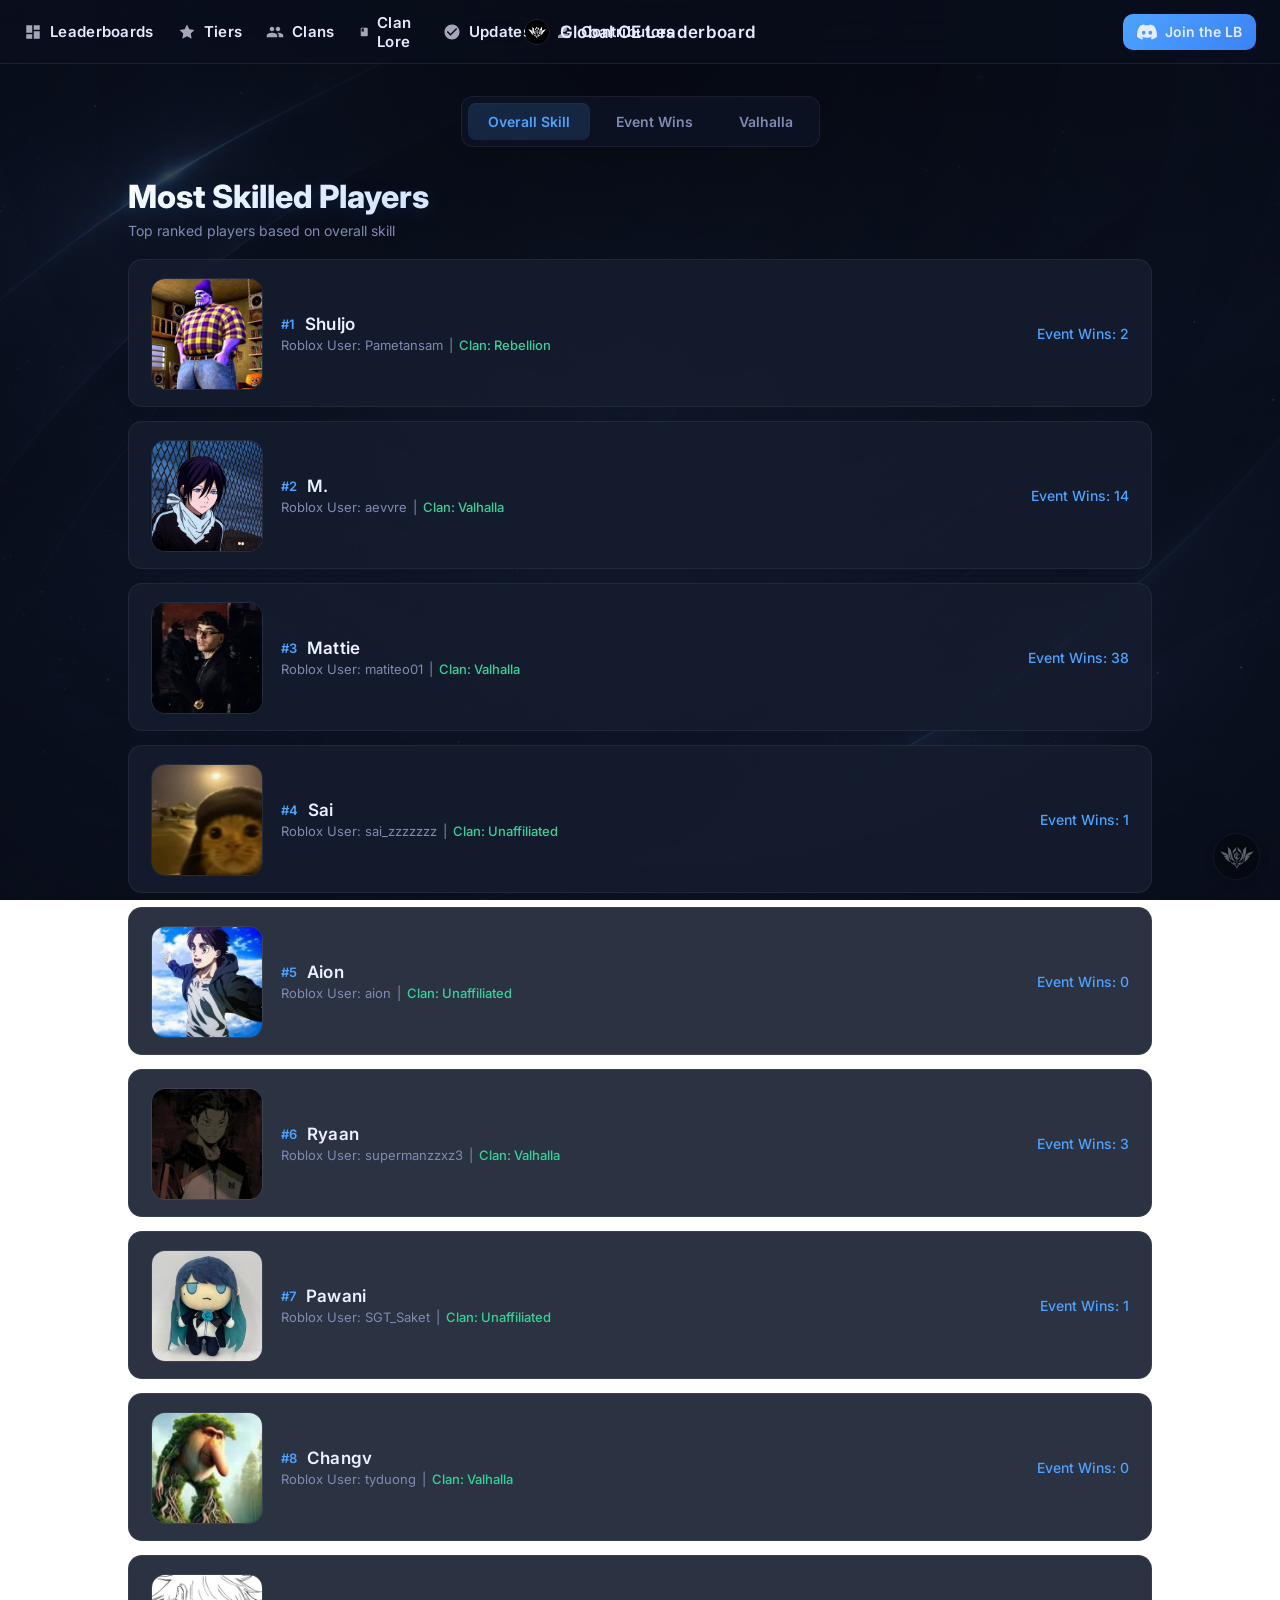
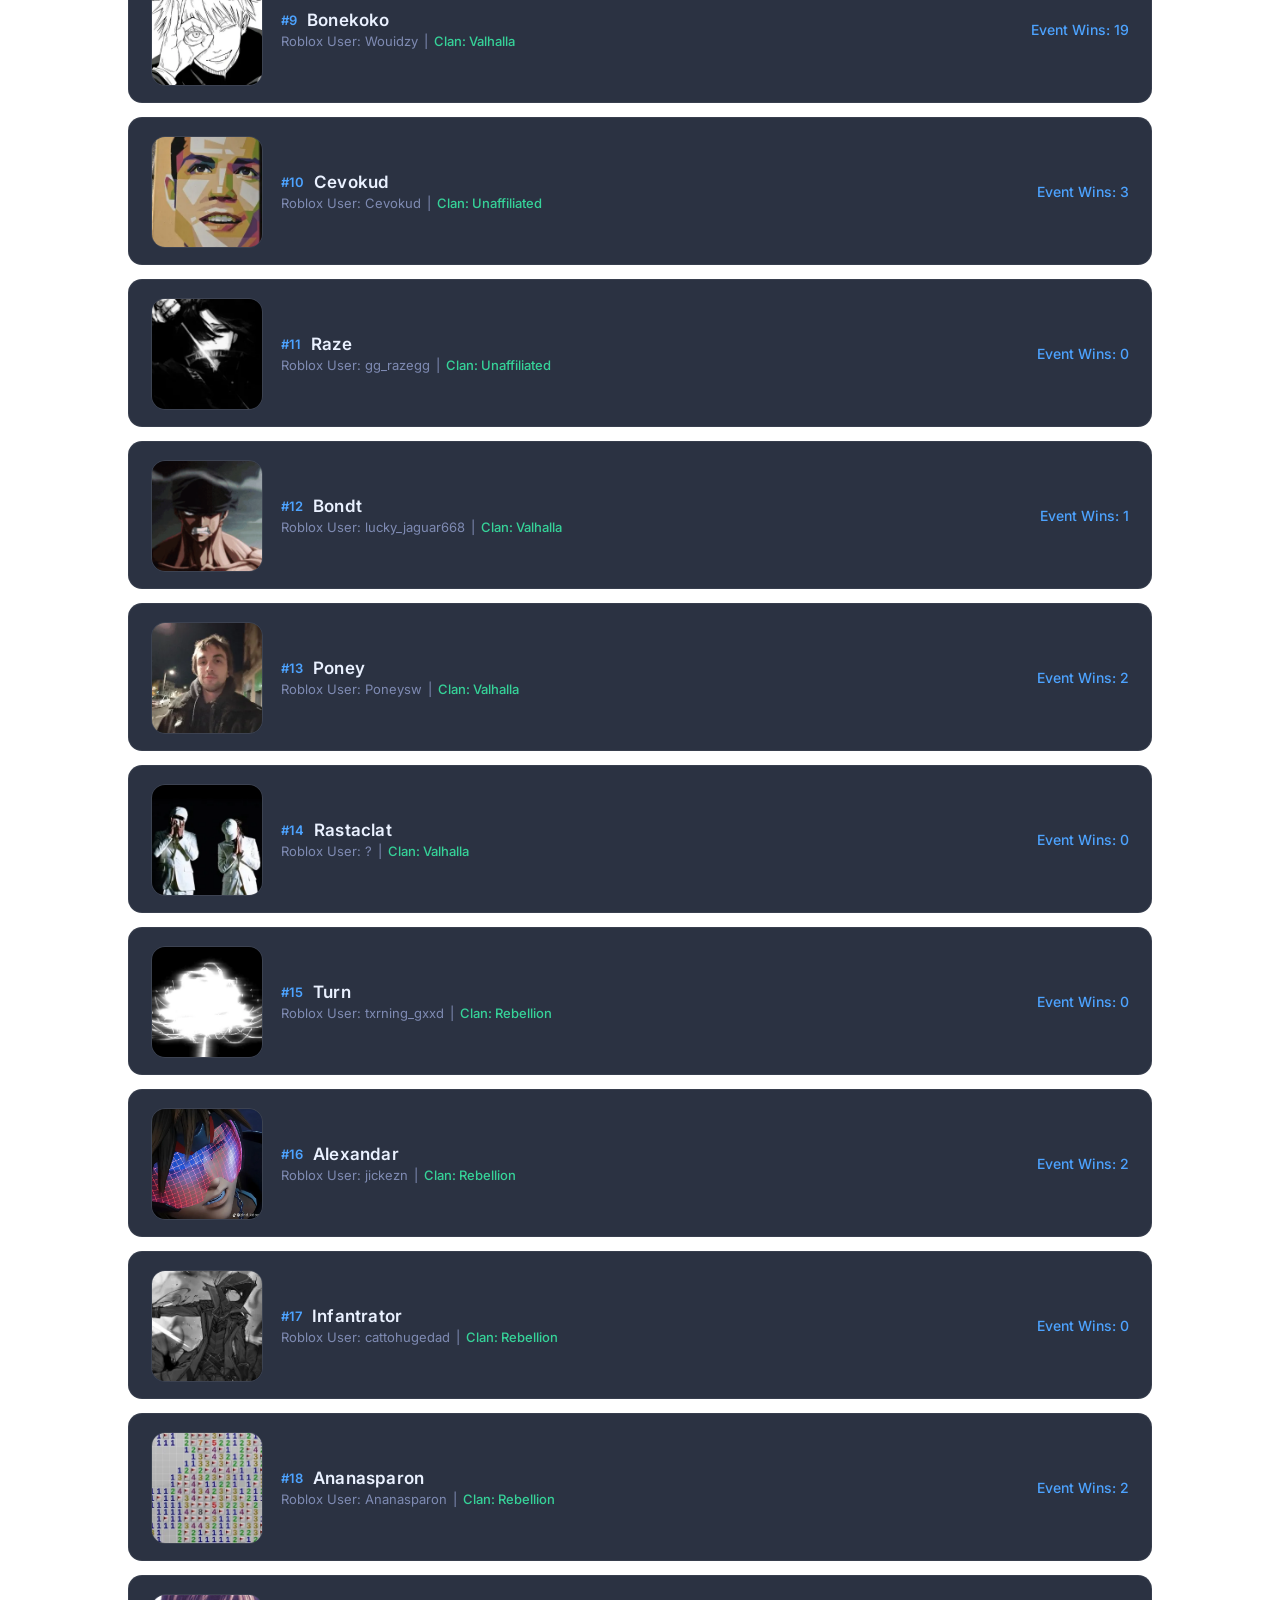
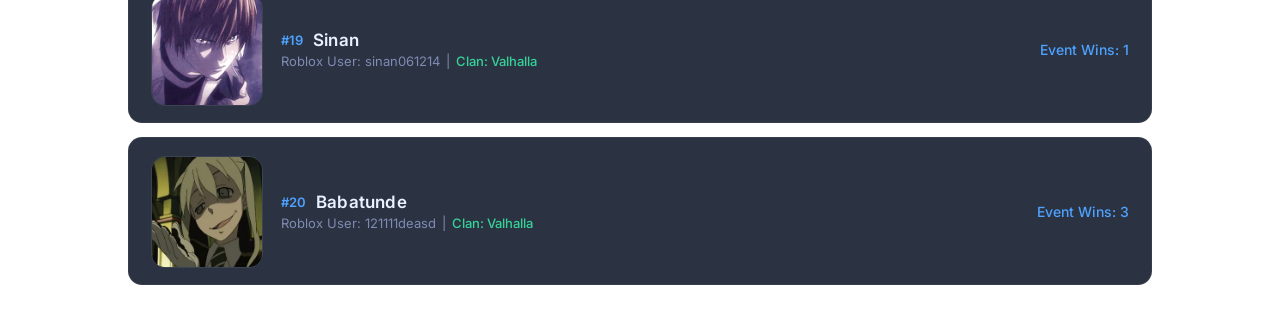
<file: index.html>
<!DOCTYPE html>
<html lang="en">

<head>
  <meta charset="UTF-8">
  <meta name="viewport" content="width=device-width, initial-scale=1.0">
  <title>Global CE Leaderboard</title>
  <link rel="icon" type="image/png" href="assets/images/impact.png">
  <link rel="stylesheet" href="css/style.css">
</head>

<body>



  <!-- NAVBAR -->
  <div class="navbar">
    <div class="nav-left" id="navCenter">
      <a href="#" onclick="showPage('main', this); toggleMenu(); return false;">
        <svg width="18" height="18" viewBox="0 0 24 24" fill="currentColor" style="margin-right: 8px;">
          <path d="M3 13h8V3H3v10zm0 8h8v-6H3v6zm10 0h8V11h-8v10zm0-18v6h8V3h-8z"/>
        </svg>
        Leaderboards
      </a>
      <a href="#" onclick="showPage('tiers'); toggleMenu(); return false;">
        <svg width="18" height="18" viewBox="0 0 24 24" fill="currentColor" style="margin-right: 8px;">
          <path d="M12 2L15.09 8.26L22 9.27L17 14.14L18.18 21.02L12 17.77L5.82 21.02L7 14.14L2 9.27L8.91 8.26L12 2Z"/>
        </svg>
        Tiers
      </a>
      <a href="#" onclick="showPage('clans'); toggleMenu(); return false;">
        <svg width="18" height="18" viewBox="0 0 24 24" fill="currentColor" style="margin-right: 8px;">
          <path d="M16 11c1.66 0 2.99-1.34 2.99-3S17.66 5 16 5c-1.66 0-3 1.34-3 3s1.34 3 3 3zm-8 0c1.66 0 2.99-1.34 2.99-3S9.66 5 8 5C6.34 5 5 6.34 5 8s1.34 3 3 3zm0 2c-2.33 0-7 1.17-7 3.5V19h14v-2.5c0-2.33-4.67-3.5-7-3.5zm8 0c-.29 0-.62.02-.97.05 1.16.84 1.97 1.97 1.97 3.45V19h6v-2.5c0-2.33-4.67-3.5-7-3.5z"/>
        </svg>
        Clans
      </a>
      <a href="#" onclick="showPage('lore'); toggleMenu(); return false;">
        <svg width="18" height="18" viewBox="0 0 24 24" fill="currentColor" style="margin-right: 8px;">
          <path d="M18 2H6c-1.1 0-2 .9-2 2v16c0 1.1.9 2 2 2h12c1.1 0 2-.9 2-2V4c0-1.1-.9-2-2-2zM6 4h5v8l-2.5-1.5L6 12V4z"/>
        </svg>
        Clan Lore
      </a>
      <a href="#" onclick="toggleUpdates(); toggleMenu(); return false;">
        <svg width="18" height="18" viewBox="0 0 24 24" fill="currentColor" style="margin-right: 8px;">
          <path d="M12 2C6.48 2 2 6.48 2 12s4.48 10 10 10 10-4.48 10-10S17.52 2 12 2zm-2 15l-5-5 1.41-1.41L10 14.17l7.59-7.59L19 8l-9 9z"/>
        </svg>
        Updates
      </a>
      <a href="#" onclick="showPage('contributors'); toggleMenu(); return false;">
        <svg width="18" height="18" viewBox="0 0 24 24" fill="currentColor" style="margin-right: 8px;">
          <path d="M12 12c2.21 0 4-1.79 4-4s-1.79-4-4-4-4 1.79-4 4 1.79 4 4 4zm0 2c-2.67 0-8 1.34-8 4v2h16v-2c0-2.66-5.33-4-8-4z"/>
        </svg>
        Contributors
      </a>
      

      <div class="mobile-extra-links" style="display: none;">
        <a href="https://discord.gg/paJEHBbhXn" target="_blank" rel="noopener noreferrer"
          style="background: linear-gradient(135deg, #4da3ff, #3b82f6); padding: 8px 14px; border-radius: 10px; display: flex; align-items: center; justify-content: center; gap: 8px;">
          <svg width="20" height="20" viewBox="0 0 24 24" fill="currentColor" xmlns="http://www.w3.org/2000/svg">
            <path
              d="M20.317 4.3698a19.7913 19.7913 0 00-4.8851-1.5152.0741.0741 0 00-.0785.0371c-.211.3753-.4447.8648-.6083 1.2495-1.8447-.2762-3.68-.2762-5.4868 0-.1636-.3933-.4058-.8742-.6177-1.2495a.077.077 0 00-.0785-.037 19.7363 19.7363 0 00-4.8852 1.515.0699.0699 0 00-.0321.0277C.5334 9.0458-.319 13.5799.0992 18.0578a.0824.0824 0 00.0312.0561c2.0528 1.5076 4.0413 2.4228 5.9929 3.0294a.0777.0777 0 00.0842-.0276c.4616-.6304.8731-1.2952 1.226-1.9942a.076.076 0 00-.0416-.1057c-.6528-.2476-1.2743-.5495-1.8722-.8923a.077.077 0 01-.0076-.1277c.1258-.0943.2517-.1923.3718-.2914a.0743.0743 0 01.0776-.0105c3.9278 1.7933 8.18 1.7933 12.0614 0a.0739.0739 0 01.0785.0095c.1202.099.246.1981.3728.2924a.077.077 0 01-.0066.1276 12.2986 12.2986 0 01-1.873.8914.0766.0766 0 00-.0407.1067c.3604.698.7719 1.3628 1.225 1.9932a.076.076 0 00.0842.0286c1.961-.6067 3.9495-1.5219 6.0023-3.0294a.077.077 0 00.0313-.0552c.5004-5.177-.8382-9.6739-3.5485-13.6604a.061.061 0 00-.0312-.0286zM8.02 15.3312c-1.1825 0-2.1569-1.0857-2.1569-2.419 0-1.3332.9555-2.4189 2.157-2.4189 1.2108 0 2.1757 1.0952 2.1568 2.419 0 1.3332-.9555 2.4189-2.1569 2.4189zm7.9748 0c-1.1825 0-2.1569-1.0857-2.1569-2.419 0-1.3332.9554-2.4189 2.1569-2.4189 1.2108 0 2.1757 1.0952 2.1568 2.419 0 1.3332-.946 2.4189-2.1568 2.4189Z" />
          </svg>
          Join the LB</a>
      </div>
    </div>

    <!-- Center Brand -->
    <div class="nav-brand">
      <img src="assets/images/impact.png" alt="Logo" class="nav-logo">
      <span class="title-text">Global CE Leaderboard</span>
    </div>

    <!-- Mobile Toggle -->
    <div class="mobile-btn" onclick="toggleMenu()">
      <span></span>
      <span></span>
      <span></span>
    </div>

    <div class="nav-right" style="display: flex; gap: 10px; justify-content: flex-end;">
      <a href="https://discord.gg/TDZDh7Cm2" target="_blank" rel="noopener noreferrer"
        style="display: flex; align-items: center; gap: 8px; font-weight: 600; text-decoration: none; color: #e6ecff;">
        <svg width="20" height="20" viewBox="0 0 24 24" fill="currentColor" xmlns="http://www.w3.org/2000/svg">
          <path
            d="M20.317 4.3698a19.7913 19.7913 0 00-4.8851-1.5152.0741.0741 0 00-.0785.0371c-.211.3753-.4447.8648-.6083 1.2495-1.8447-.2762-3.68-.2762-5.4868 0-.1636-.3933-.4058-.8742-.6177-1.2495a.077.077 0 00-.0785-.037 19.7363 19.7363 0 00-4.8852 1.515.0699.0699 0 00-.0321.0277C.5334 9.0458-.319 13.5799.0992 18.0578a.0824.0824 0 00.0312.0561c2.0528 1.5076 4.0413 2.4228 5.9929 3.0294a.0777.0777 0 00.0842-.0276c.4616-.6304.8731-1.2952 1.226-1.9942a.076.076 0 00-.0416-.1057c-.6528-.2476-1.2743-.5495-1.8722-.8923a.077.077 0 01-.0076-.1277c.1258-.0943.2517-.1923.3718-.2914a.0743.0743 0 01.0776-.0105c3.9278 1.7933 8.18 1.7933 12.0614 0a.0739.0739 0 01.0785.0095c.1202.099.246.1981.3728.2924a.077.077 0 01-.0066.1276 12.2986 12.2986 0 01-1.873.8914.0766.0766 0 00-.0407.1067c.3604.698.7719 1.3628 1.225 1.9932a.076.076 0 00.0842.0286c1.961-.6067 3.9495-1.5219 6.0023-3.0294a.077.077 0 00.0313-.0552c.5004-5.177-.8382-9.6739-3.5485-13.6604a.061.061 0 00-.0312-.0286zM8.02 15.3312c-1.1825 0-2.1569-1.0857-2.1569-2.419 0-1.3332.9555-2.4189 2.157-2.4189 1.2108 0 2.1757 1.0952 2.1568 2.419 0 1.3332-.9555 2.4189-2.1569 2.4189zm7.9748 0c-1.1825 0-2.1569-1.0857-2.1569-2.419 0-1.3332.9554-2.4189 2.1569-2.4189 1.2108 0 2.1757 1.0952 2.1568 2.419 0 1.3332-.946 2.4189-2.1568 2.4189Z" />
        </svg>
        Join the LB
      </a>
    </div>
  </div>

  <!-- FLOATING ADMIN LOGO -->
  <a href="admin.html" class="floating-admin" title="Admin Panel">
    <img src="assets/images/impact.png" alt="Admin">
  </a>

  <div id="main" class="page">
    <div class="container">

      <div class="tabs-container">
        <button class="tab-btn active" id="lb-skill-btn" onclick="switchLbTab('skill')">Overall Skill</button>
        <button class="tab-btn" id="lb-event-btn" onclick="switchLbTab('event')">Event Wins</button>
        <button class="tab-btn" id="lb-valhalla-btn" onclick="switchLbTab('valhalla')">Valhalla</button>
      </div>

      <div id="lb-skill-content" class="lb-content">
        <div class="page-header">
          <h1>Most Skilled Players</h1>
          <p>Top ranked players based on overall skill</p>
        </div>
        <div id="leaderboard"></div>
      </div>

      <div id="lb-event-content" class="lb-content" style="display:none;">
        <div class="page-header">
          <h1>Event Wins Leaderboard</h1>
          <p>Top players based on event victories</p>
        </div>
        <div id="event-leaderboard"></div>
      </div>

      <div id="lb-valhalla-content" class="lb-content" style="display:none;">
        <div class="page-header">
          <h1>Valhalla Leaderboard</h1>
          <p>Top players from Valhalla clan</p>
        </div>
        <div id="valhalla-leaderboard"></div>
      </div>

    </div> <!-- closes lb-valhalla-content -->
    </div> <!-- closes main page -->
      
  <div id="clans" class="page" style="display:none;">
    <div class="container">

      <div class="page-header">
        <h1>Clans</h1>
        <p>Top active clans in Control Europe</p>
      </div>

      <div class="clan-list">

        <!-- CLAN 1 -->
        <div class="clan-card">
          <img src="assets/images/vanguard.png" class="clan-pfp">

          <div class="clan-info">
            <h2>Vanguard X</h2>
            <div class="clan-meta">80 Members</div>
            <div class="clan-meta">Est. Apr 2026</div>
          </div>

          <div class="clan-desc">
            This is the Global CE comp server for players looking to get into competitive
            Where players can get tier tested or ranked on the Leaderboard.
          </div>

          <a href="https://discord.gg/TDZDh7Cm2" target="_blank" class="clan-btn">
            Join Discord
          </a>
        </div>
        <!-- CLAN 2 -->
        <div class="clan-card">
          <img src="assets/images/valhalla.png" class="clan-pfp">

          <div class="clan-info">
            <h2>Valhalla</h2>
            <div class="clan-meta">400 Members</div>
            <div class="clan-meta">Est. November 2025</div>
          </div>

          <div class="clan-desc">
            The most dominant clan formed after Vanguard, Most popular clan with
            competitive play and elite players.
          </div>

          <a href="https://discord.gg/JNgQvK3n" target="_blank" class="clan-btn">
            Join Discord
          </a>
        </div>
        
<!--         CLAN 3 (Archived)
        <div class="clan-card">
          <img src="assets/images/ros.png" class="clan-pfp">

          <div class="clan-info">
            <h2>RoS</h2>
            <div class="clan-meta">60 Members</div>
            <div class="clan-meta">Est. 2026</div>
          </div>

          <div class="clan-desc">
            A rival to Valhalla that keeps a smaller competitive group
            with some of the the best players, RoS is currently a private clan
          </div>

          <a href="https://discord.gg/PRIVATE" target="_blank" class="clan-btn">
            Private Clan
          </a>
        </div> 
-->                         
         <!-- CLAN 3 -->
        <div class="clan-card">
          <img src="assets/images/rebellion.png" class="clan-pfp">

          <div class="clan-info">
            <h2>REBELLION</h2>
            <div class="clan-meta">70 Members</div>
            <div class="clan-meta">Est. 2026</div>
          </div>

          <div class="clan-desc">
            ᴡᴇʟᴄᴏᴍᴇ ᴛᴏ ʀᴇʙᴇʟʟɪᴏɴ. ᴡᴇ ᴀʀᴇ ᴀᴄᴛᴜᴀʟʟʏ ᴛʀᴀɪɴɪɴɢ ᴏᴜʀ ᴍᴇᴍʙᴇʀs, ᴅᴀɪʟʏ ᴛʜᴇʀᴇ ᴡɪʟʟ ʙᴇ ɢʀᴏᴜᴘ ᴛʀᴀɪɴɪɴɢs, 1ᴠ1s,
            ᴀɴᴅ ɢᴜɪᴅᴇs. ʏᴏᴜ ᴅᴏɴᴛ ɴᴇᴇᴅ ᴛᴏ ᴊᴏɪɴ ᴛʜᴇ ᴄʟᴀɴ ᴛᴏ sᴇᴇ ʙᴀsɪᴄ ᴛɪᴘs.
          </div>

          <a href="https://discord.gg/96P3kcN2E4" target="_blank" class="clan-btn">
            Join Discord
          </a>
        </div>


      </div>
    </div>
  </div>

  <div id="lore" class="page" style="display:none;">
    <div class="container">

      <div class="page-header">
        <h1>Clan Lore</h1>
        <p>History of major clans in Control Europe</p>
      </div>

      <div class="lore-container">

        <!-- TCU -->
        <div class="lore-card">
          <h2>TCU (The Conquest Uprising)</h2>
          <div class="lore-meta">Made by Flower & Hoody</div>
          <p>
            The first clan that was ever made was called TCU, which stood for “The Conquest Uprising.”
            It was created by two old players, Flower and Perc70,
            with another important person being phoi3xe, who will come up later.
            This clan peaked at around 150 players.
            It wasn't favored by event hosters cause at the time no one was
            skilled enough in CE to beat people from a clan who actually knew what they were doing,
            Being the first clan, it was relatively easy to gain popularity,
            but it was also very short lived

          </p>
          <p>
            It became a very dead clan with poor leadership since flower had become a peacekeeper.
            There isn’t much more to say about it,
            but it did lead to the creation of two other notable clans: TEP and TVA.
            I will focus on TVA because TEP was discontinued quickly due to lack of
            popularity and eventually merged back with TCU. Perc70 and Flower never returned to clans,
            and it was time for something new.

          </p>
        </div>

        <!-- TVA -->
        <div class="lore-card">
          <h2>TVA (The Vanguard Alliance)</h2>
          <div class="lore-meta">Made by Hoody</div>
          <p>
            TVA (The Vanguard Alliance) is the complete root of modern-day Valhalla.
            It was the first in a long chain of clans and was founded by another old player,
            Domikel. Many notable members came from TVA, including Elite, Bluevsavitar, Sokk,
            zk, Hoody, and Flame, all of whom stayed in the game for a while and became top players.
          </p>
          <p>
            TVA was extremely toxic and rule-breaking, which led to Domikel getting into fights
            with Rozetina. This ultimately resulted in either the deletion of the server
            or the permanent ban of all TVA members. Domikel decided to delete the clan,
            ending TVA’s short but impactful existence.

          </p>
        </div>

        <!-- TSO 1 -->
        <div class="lore-card">
          <h2>TSO (1)</h2>
          <div class="lore-meta">Made by Hoody</div>
          <p>
            TSO marks the real start of CE lore. It was the first modern clan and the
            first one to actually last. The clan was formed shortly after TVA’s deletion
            and Domikel’s separation from CE. Bluesavitar and Elite were co-owners.
          </p>
          <p>
            This is where peacekeepers began cracking down on promotion and advertisement,
            leading to a more focused clan centered around prominent members rather than randoms.
            Sokk, zk, and phoi3xe were all given valuable roles within the clan.
            phoi3xe was named the first People’s General,
            a position that had elections from time to time.
          </p>
          <p>
            The first election for People’s General had three important
            candidates: Hoody, zk, and phoi3xe. Hoody was the most popular due to his in-game title,
            but it was still a close race between him and phoi3xe.
            phoi3xe campaigned by advertising in the main server, making alts,
            and spreading lies to new members.
          </p>
          <p>
            The election lasted around three days. On the final day,
            when Hoody was in the lead and most notable members were offline,
            phoi3xe used the administrator role he still held to delete every channel,
            ban his competitors, and DM everyone a server invite before banning them from the clan.
            Only the owner, Bluesavitar, remained. The server invite was to a clan
            called The Dahmer Squad, led by Ianzz, with traitors
            from TSO who had planned with phoi3xe to “nuke” the clan.
          </p>
        </div>

        <!-- TSO 2 -->
        <div class="lore-card">
          <h2>TSO (2)</h2>
          <div class="lore-meta">Made by Hoody</div>
          <p>
            The first person reinvited to TSO2 was Hoody, who was given a top role,
            along with Flame, Elite, and Sokk. It was hard to regain members,
            and they were very angry with phoi3xe. Around this time, the new peacekeepers
            were elected in the main server. One of them, Anh, helped by banning
            all top members of Dahmer Squad and the traitors.
          </p>
          <p>
            However, Dahmer Squad still had influence and members. Hoody decided to infiltrate it
            and manipulate members—including Rotgel, zk,
            and a few others—into nuking their own clan, resulting in its destruction.
          </p>
          <p>
            While TSO2 was regaining members, a new event host, Coby, created a clan called Pub Clan.
            Using his influence, he advertised in the main server and at events without punishment,
            making Pub Clan bigger and more dominant than TSO2. Rotgel even joined them.
          </p>
          <p>
            Hoody and Sokk were the primary leaders of TSO2, with Bluesavitar inactive.
            Hoody decided to create a new clan to defeat Pub and recruit every competitive CE player.
            His right-hand man was Floppa,
            who was rising to become one of the best event players at the time.
          </p>
        </div>

        <!-- Vanguard -->
        <div class="lore-card">
          <h2>Vanguard</h2>
          <div class="lore-meta">Made by Hoody</div>
          <p>
            With Hoody creating Vanguard, he ended TSO2, destroying his second clan,
            and began mass advertisement. The peacekeepers favored him more now.
          </p>
          <p>
            Hoody also created the first official 1v1s and skill tests,
            including Ukraine vs France, and the competitive scene quickly developed,
            along with a leaderboard.
          </p>
          <p>
            Vanguard became the biggest clan, with Hoody recruiting all previous members
            from Pub and TSO2. Floppa dominated almost every event alongside Mattie,
            Flame, Georgy, Zhukov, and Comrade Doggie. Vanguard rarely lost,
            with only Rotgel and Boris as consistent competition.
          </p>
          <p>
            Event hosts tried to curb Vanguard’s dominance by creating rules against it,
            but it kept growing, especially through training all its players.
            The global leaderboard resembled a Vanguard leaderboard more than anything.
            Notable members included MVV, S29, Bonekoko, Comrade Doggie,
            DZK, Georgy, Nexus, Bondt, Babatunde, and Richard.
          </p>
          <p>
            Vanguard had no real rivals. Competitive play mostly occurred within the clan,
            with players competing against each other. Eventually, Hoody stepped down.
            Before closing Vanguard, two new clans were created by top members: S29 formed Valhalla,
            and Bondt formed Valour, which became rival successor clans.
            Hoody closed Vanguard for good and kept its server hidden,
            promoting both new clans before officially resigning from CE.
          </p>
        </div>

        <!-- Valour -->
        <div class="lore-card">
          <h2>Valour</h2>
          <div class="lore-meta">Made by Ryaan</div>
          <p>
            After meeting people in the server Duck Empire,
            Bondt created a joke clan/friend group called Lalalala Clan, including Ryaan, Axel,
            and Aizen as notable members.
          </p>
          <p>
            After Vanguard fell, Bondt saw an opportunity to make the joke clan serious
            and renamed it Valour. During its first week, he hosted FFA battle royals as skill tests.
            The leaderboard consisted of eight players: Bond, Ryaan,
            Axel, Aizen, Soviet Cat, NSA, and Ducky.
          </p>
          <p>
            The clan eventually had 70+ members, but only 6–15 were active. Bondt did not have
            enough time to manage the clan. After discussions with Ryaan and other members,
            he decided to close Valour and merge with Valhalla, Vanguard’s successor.
          </p>
          <p>
            Some remaining members attempted to create a clan called Zenith, which quickly failed, and they eventually
            joined Valhalla as well.
          </p>
        </div>

        <!-- AoS -->
        <div class="lore-card">
          <h2>AoS (Alliance of Sovereign)</h2>
          <div class="lore-meta">Made by Aurza</div>
          <p>
            AoS began as a small friend group with the founding members being Aurza, Floppa, Nava, Nebula, Pedru
            It gained notable members and won the first cross-clan 1v1 against Valhalla.
          </p>
          <p>
            The group was originally named the "Silly Fish Alliance" All members wore the Roblox marketplace bundle "The
            Fish"
            Later the group changed the name to Alliance of Sovereign (AoS). New members did not own the bundle and
            disliked the original name.
            After that, AoS gained several trusted and influential members including, Ananas, Mattie, BondT, Enel,
            Mirke, Sai, Ducks, Raze,
            These are trusted members only.
          </p>
          <p>
            AoS ended after leader Floppa stepped down.
            The clan later merged with Valhalla, which led to the alliance being abandoned.
          </p>
        </div>

      </div>
    </div>
  </div>



  <div id="contributors" class="page" style="display:none;">
    <div class="container">

      <div class="page-header">
        <h1>Contributors</h1>
        <p>The people behind the Global CE Leaderboard</p>
      </div>

      <div class="contributors-list">

        <div class="contributor-card">
          <img class="contributor-avatar" src="assets/images/hoody.jpg" alt="Hoody">
          <div class="contributor-info">
            <h2>Hoody</h2>
            <div class="contributor-role">CREATOR</div>
            <p>Creator of the Global CE Leaderboard website.</p>
          </div>
        </div>

        <div class="contributor-card">
          <img class="contributor-avatar" src="assets/images/enel.jpg" alt="Enel">
          <div class="contributor-info">
            <h2>Enel</h2>
            <div class="contributor-role">EDITOR</div>
            <p>Helps maintain the website, adds players and manages leaderboard updates.</p>
          </div>
        </div>
<!--
        <div class="contributor-card">
          <img class="contributor-avatar" src="assets/images/baba.jpg" alt="Babatunde">
          <div class="contributor-info">
            <h2>Babatunde</h2>
            <div class="contributor-role">DISCORD HELPER</div>
            <p>Helps maintain the Discord.</p>
          </div>
        </div>

        <div class="contributor-card">
          <img class="contributor-avatar" src="assets/images/raze.jpg" alt="Raze">
          <div class="contributor-info">
            <h2>Raze</h2>
            <div class="contributor-role">LB MOD/HOSTER</div>
            <p>Helps judge Leaderboard places and host games.</p>
          </div>
        </div>

        <div class="contributor-card">
          <img class="contributor-avatar" src="assets/images/ryaan.jpg" alt="Ryaan">
          <div class="contributor-info">
            <h2>Ryaan</h2>
            <div class="contributor-role">LB MOD/HOSTER</div>
            <p>Helps judge Leaderboard places and host games.</p>
          </div>
        </div>


        <div class="contributor-card">
          <img class="contributor-avatar" src="assets/images/sebast.jpg" alt="Sebast">
          <div class="contributor-info">
            <h2>Sebast</h2>
            <div class="contributor-role">RESEARCHER</div>
            <p>Found all Roblox usernames of players on the leaderboard.</p>
          </div>
        </div>
-->
      </div>
    </div>
  </div>

<div id="updates" class="page" style="display:none;">
  <div class="container">

    <div class="page-header">
      <h1>Updates</h1>
      <p>Latest changes to the leaderboard</p>
    </div>

    <div class="lore-card">
      <h2>Version 1.3.2</h2>
      <ul class="simple-updates">
        <li><span class="up-updated">[Updated]</span> Redesigned the navigation bar and centered the logo</li>
        <li><span class="up-added">[Added]</span> Discord join links added to the top menu</li>
        <li><span class="up-updated">[Updated]</span> Merged leaderboards into tabs</li>
        <li><span class="up-added">[Added]</span> Custom dark theme scrollbar</li>
        <li><span class="up-updated">[Updated]</span> Redesigned admin panel login screen</li>
        <li><span class="up-added">[Added]</span> Smooth page transitions</li>
        <li><span class="up-fixed">[Fixed]</span> Removed default emojis</li>
      </ul>
    </div>

        <div class="lore-card">
          <h2>Version 1.3.1</h2>
          <ul class="simple-updates">
            <li><span class="up-updated">[Updated]</span> Cevokud 4 wins > 3 wins</li>
            <li><span class="up-updated">[Updated]</span> Sai and Bondt switched</li>
            <li><span class="up-added">[Added]</span> Update info button placed on the website</li>
            <li><span class="up-added">[Added]</span> New Contributors: Baba (Discord Helper), Raze (LB Mod/Host), Ryaan
              (LB Mod/Host)</li>
          </ul>
        </div>

        <div class="lore-card">
          <h2>Version 1.3</h2>
          <ul class="simple-updates">
            <li><span class="up-fixed">[Fixed]</span> Converted all .webp image extensions to .jpg</li>
            <li><span class="up-added">[Added]</span> Expanded Event Wins leaderboard to include all individual players
              (Top 39)</li>
            <li><span class="up-added">[Added]</span> Added Roblox Usernames to all event winners</li>
            <li><span class="up-updated">[Updated]</span> Synced and recalculated all player ranks</li>
          </ul>
        </div>

        <div class="lore-card">
          <h2>Version 1.2</h2>
          <ul class="simple-updates">
            <li><span class="up-updated">[Updated]</span> Shuljo placed at #6</li>
            <li><span class="up-updated">[Updated]</span> Ryaan placed at #7</li>
            <li><span class="up-updated">[Updated]</span> Bond and Sai moved to #8 and #9</li>
          </ul>
        </div>

        <div class="lore-card">
          <h2>Version 1.1</h2>
          <ul class="simple-updates">
            <li><span class="up-updated">[Updated]</span> Mattie placed at #1</li>
            <li><span class="up-updated">[Updated]</span> Sai and Bondt have been swapped</li>
            <li><span class="up-added">[Added]</span> LB expanded to top 11</li>
          </ul>
        </div>

        <div class="lore-card">
          <h2>Version 1.0</h2>
          <ul class="simple-updates">
            <li><span class="up-added">[Added]</span> Top 10 established</li>
          </ul>
        </div>

      </div>
    </div>
  </div>

<div id="tiers" class="page" style="display:none;">
  <div class="container">

    <!-- (optional header) -->
    <div class="page-header">
      <h1>Tiers</h1>
    </div>

    <div id="tiers-grid"></div>

  </div>
</div>


  <!-- Load player data from external file -->
  <script src="data.js"></script>

  <script>
    // ── Render a leaderboard into a container ──
    function renderLeaderboard(dataArray, containerId, isSkill) {
      const container = document.getElementById(containerId);
      container.innerHTML = "";

      dataArray.forEach((item, index) => {
        const rank = index + 1;
        const card = document.createElement("div");
        card.className = "card";

        card.innerHTML = `
  <div class="thumb-wrap">
    <img class="thumbnail" src="${item.img}" onerror="this.src='assets/images/impact.png'">
  </div>

  <div class="info">
    <div class="top-row">
      <div class="rank">#${rank}</div>
      <div class="title">${item.name}</div>
    </div>

    <div class="meta">
      <span class="creator">Roblox User: ${item.robloxUser}</span>
      <span>|</span>
      <span class="highlight">Clan: ${item.clan}</span>
    </div>
  </div>

  <div class="points">Event Wins: ${item.eventWins}</div>
`;

        /* mouse glow tracking */
        card.addEventListener("mousemove", e => {
          const rect = card.getBoundingClientRect();
          card.style.setProperty("--x", (e.clientX - rect.left) + "px");
          card.style.setProperty("--y", (e.clientY - rect.top) + "px");
        });

        container.appendChild(card);
      });
    }

    // Render both leaderboards
    renderLeaderboard(eventData, "event-leaderboard", false);
    renderLeaderboard(skillData, "leaderboard", true);
    renderLeaderboard(valhallaData, "valhalla-leaderboard", false);
    renderTiers();

    // ── Navigation Logic ──
  function showPage(pageId, el) {
  document.querySelectorAll('.page').forEach(page => {
    page.style.display = 'none';
  });

  document.getElementById(pageId).style.display = 'block';

  document.querySelectorAll('.nav-left a').forEach(link => {
    link.classList.remove('active');
  });

  if (el) el.classList.add('active');
}
    

    // ── Leaderboard Tabs Logic ──
    function switchLbTab(tab) {
  document.getElementById('lb-skill-btn').classList.remove('active');
  document.getElementById('lb-event-btn').classList.remove('active');
  document.getElementById('lb-valhalla-btn').classList.remove('active');

  document.getElementById('lb-skill-content').style.display = 'none';
  document.getElementById('lb-event-content').style.display = 'none';
  document.getElementById('lb-valhalla-content').style.display = 'none';

  if (tab === 'skill') {
    document.getElementById('lb-skill-btn').classList.add('active');
    document.getElementById('lb-skill-content').style.display = 'block';
  }

  else if (tab === 'event') {
    document.getElementById('lb-event-btn').classList.add('active');
    document.getElementById('lb-event-content').style.display = 'block';
  }

  else if (tab === 'valhalla') {
    document.getElementById('lb-valhalla-btn').classList.add('active');
    document.getElementById('lb-valhalla-content').style.display = 'block';
  }
}
    // Toggle Mobile Menu
    function toggleMenu() {
      const navLeft = document.getElementById('navCenter'); // keeping id navCenter so we don't break JS query if we didn't change it
      navLeft.classList.toggle('mobile-active');

      // Make extra links visible only in mobile drop down
      const extraLinks = navLeft.querySelector('.mobile-extra-links');
      if (window.innerWidth <= 900) {
        extraLinks.style.display = 'flex';
      } else {
        extraLinks.style.display = 'none';
      }
    }

    // Navbar Scroll

    let lastScroll = window.scrollY;
    const navbar = document.querySelector('.navbar');

    window.addEventListener('scroll', () => {
      const currentScroll = window.scrollY;

      // If we scroll down past 80px, hide navbar
      if (currentScroll > lastScroll && currentScroll > 80) {
        navbar.classList.add('nav-hidden');
      } else {
        // Scrolling up
        navbar.classList.remove('nav-hidden');
      }
      lastScroll = currentScroll;
    });

    // Toggle Updates Modal
    function toggleUpdates() {
      const modal = document.getElementById('updatesModal');
      const overlay = document.getElementById('updatesOverlay');
      const isVisible = modal.classList.toggle('visible');
      overlay.classList.toggle('visible');

      // Prevent body scroll when modal is open
      document.body.style.overflow = isVisible ? 'hidden' : 'auto';
    }

function renderTiers() {
  const container = document.getElementById("tiers-grid");
  if (!container) return;
  
  container.innerHTML = "";

  // Group players by tier number, then by H/L
  const tierGroups = {
    '1': { H: [], L: [] },
    '2': { H: [], L: [] },
    '3': { H: [], L: [] },
    '4': { H: [], L: [] },
    '5': { H: [], L: [] }
  };

  tiers.forEach(player => {
    const tierNum = player.tier.replace(/[HLT]/g, '');
    const tierType = player.tier.startsWith('HT') ? 'H' : 'L';
    if (tierGroups[tierNum]) {
      tierGroups[tierNum][tierType].push(player);
    }
  });

  // Render each tier column (always show all 5 tiers)
  ['1', '2', '3', '4', '5'].forEach((tierNum) => {
    const highPlayers = tierGroups[tierNum].H;
    const lowPlayers = tierGroups[tierNum].L;

    const tierColumn = document.createElement('div');
    tierColumn.className = 'tier-column';

    // Custom SVG icons for each tier
    const tierIcons = [
      '<svg width="24" height="24" viewBox="0 0 24 24" fill="currentColor"><path d="M5 16L3 5l5.5 5L12 4l3.5 6L21 5l-2 11H5m14 3c0 .6-.4 1-1 1H6c-.6 0-1-.4-1-1v-1h14v1z"/></svg>',
      '<svg width="24" height="24" viewBox="0 0 24 24" fill="currentColor"><path d="M6 2l-2 4h16L18 2H6m-2.2 6L12 22l8.2-14H3.8z"/></svg>',
      '<svg width="24" height="24" viewBox="0 0 24 24" fill="currentColor"><path d="M6.2 2.44L18.1 14.34L20.22 12.22L21.63 13.63L19.16 16.1L22.34 19.28C22.73 19.67 22.73 20.3 22.34 20.69L21.63 21.4C21.24 21.79 20.61 21.79 20.22 21.4L17.04 18.22L14.56 20.7L13.15 19.29L15.27 17.17L3.37 5.27V2.44H6.2M15.89 10L20.63 5.26V2.44H17.8L13.06 7.18L15.89 10M10.94 15L8.11 12.13L5.9 14.34L3.78 12.22L2.37 13.63L4.84 16.1L1.66 19.28C1.27 19.67 1.27 20.3 1.66 20.69L2.37 21.4C2.76 21.79 3.39 21.79 3.78 21.4L6.96 18.22L9.44 20.7L10.85 19.29L8.73 17.17L10.94 15Z"/></svg>',
      '<svg width="24" height="24" viewBox="0 0 24 24" fill="currentColor"><path d="M12 1L3 5v6c0 5.55 3.84 10.74 9 12 5.16-1.26 9-6.45 9-12V5l-9-4z"/></svg>',
      '<svg width="24" height="24" viewBox="0 0 24 24" fill="currentColor"><path d="M12 2C6.5 2 2 6.5 2 12s4.5 10 10 10 10-4.5 10-10S17.5 2 12 2m0 2c4.4 0 8 3.6 8 8s-3.6 8-8 8-8-3.6-8-8 3.6-8 8-8m0 3c-2.8 0-5 2.2-5 5s2.2 5 5 5 5-2.2 5-5-2.2-5-5-5m0 2c1.7 0 3 1.3 3 3s-1.3 3-3 3-3-1.3-3-3 1.3-3 3-3m0 2c-.6 0-1 .4-1 1s.4 1 1 1 1-.4 1-1-.4-1-1-1z"/></svg>'
    ];
    const tierColors = ['#f59e0b', '#94a3b8', '#f97316', '#64748b', '#475569'];
    const tierIndex = parseInt(tierNum) - 1;
    
    tierColumn.innerHTML = `
      <div class="tier-header" style="background: linear-gradient(135deg, ${tierColors[tierIndex]}, ${tierColors[tierIndex]}99);">
        <span class="tier-icon">${tierIcons[tierIndex]}</span>
        <span class="tier-title">Tier ${tierNum}</span>
      </div>
      <div class="tier-players-container">
        <div class="tier-section high-tier"></div>
        <div class="tier-section low-tier"></div>
      </div>
    `;

    const highContainer = tierColumn.querySelector('.high-tier');
    const lowContainer = tierColumn.querySelector('.low-tier');

    // Render HIGH tier players
    if (highPlayers.length > 0) {
      highPlayers.forEach(player => {
        const playerCard = document.createElement('div');
        playerCard.className = 'tier-player-card high-tier-player';

        playerCard.innerHTML = `
          <img src="${player.img}" alt="${player.name}" class="tier-player-avatar" onerror="this.src='assets/images/impact.png'">
          <div class="tier-player-info">
            <div class="tier-player-name">${player.name}</div>
          </div>
          <div class="tier-arrow up">⌃</div>
        `;

        highContainer.appendChild(playerCard);
      });
    }

    // Render LOW tier players
    if (lowPlayers.length > 0) {
      lowPlayers.forEach(player => {
        const playerCard = document.createElement('div');
        playerCard.className = 'tier-player-card low-tier-player';

        playerCard.innerHTML = `
          <img src="${player.img}" alt="${player.name}" class="tier-player-avatar" onerror="this.src='assets/images/impact.png'">
          <div class="tier-player-info">
            <div class="tier-player-name">${player.name}</div>
          </div>
          <div class="tier-arrow down">⌄</div>
        `;

        lowContainer.appendChild(playerCard);
      });
    }

    // Show empty state if no players at all
    if (highPlayers.length === 0 && lowPlayers.length === 0) {
      tierColumn.querySelector('.tier-players-container').innerHTML = '<div style="padding: 20px; text-align: center; color: #64748b; font-size: 13px;">No players yet</div>';
    }

    container.appendChild(tierColumn);
  });
}
    
// run it
document.addEventListener("DOMContentLoaded", () => {
  showPage('main');   // 👈 ADD THIS
  renderTiers();
});
    
  </script>

  <!-- UPDATES MODAL (PREMIUM) -->
  <div class="updates-overlay" id="updatesOverlay" onclick="toggleUpdates()"></div>
  <div id="updatesModal" class="updates-modal">
    <div class="updates-box">
      <div class="updates-header">
        <h2>Leaderboard Updates</h2>
        <span onclick="toggleUpdates()" class="close-btn">&times;</span>
      </div>

      <div class="updates-content">

         <h3>LB Version 1.52 - 5/9/2026 - Hoody</h3>
        <ul>
          <li></li>
          <li>Changv > 7th</li>
          <li>Sai > 8th</li>
          <li>Bondt > 9th</li>
          <li>Turn > 10th</li>
          <li>Aion > 11th</li>

          <li>SO MANY TIER CHANGES</li>
          <li>More Discord Channels</li>
        </ul>

        <h3>LB Version 1.51 - 5/4/2026 - Hoody</h3>
        <ul>
          <li>Bone moved to LT1</li>
          <li>Raze moved to LT2</li>
          <li>ChangV added at HT3</li>
          <li>Enel moved to LT3</li>
          <li>S29 moved to HT4</li>
          <li>Sai moved to HT3</li>
          <li>Nexus moved to LT4</li>
          <li>Real Flash added at LT3</li>
          <li>Vini moved to HT4</li>
          <li>Sinan moved to HT4</li>
          <li>Imesium moved to HT4</li>
          <li>Boris moved to LT4</li>
          <li>Nav moved to LT4</li>
          <li>Nebula moved to LT4</li>
          <li>Prime Andrew added at HT5</li>

          <li>Shuljo added at 1st (new top 1, all players moved down)</li>
          <li>Mattie moved to 2nd</li>
          <li>Mv moved to 3rd</li>
          <li>Bonekoko moved to 4th</li>
          <li>Ryaan moved to 5th</li>
          <li>Cevokud moved to 6th</li>
          <li>Sai moved to 10th</li>
          <li>Pawani moved to 11th</li>
          <li>Poney moved to 12th</li>
          <li>Alexander moved to 13th</li>
          <li>Ananasparon moved to 14th</li>
          <li>ChangV added at 15th</li>
          <li>Babatunde moved to 16th</li>
          <li>Rotgel moved to 17th</li>
          <li>Sinan moved to 18th</li>
          <li>Infantrator added at 19th</li>
          <li>Nav moved to 20th</li>

          <li>Valhalla leaderboard fixed</li>
          <li>Event wins system being worked on</li>
          <li>General fixes and adjustments</li>
        </ul>
        
        <h3>LB Version 1.5 - 4/30/2026 - Hoody</h3>
        <ul>
          <li>Tiers implemented (HT1 &gt; LT1 &gt; HT2 &gt; LT2 &gt; etc. &gt; )</li>
          <li>35 players implemented (60 total player goal)</li>
          
          <li>Website tweaks added</li>
          <li>Leaderboards fixed</li>
          <li>RoS removed from leaderboard</li>
          
          <li>M. added at 4th (all players moved down)</li>
          <li>Jayden added at 19th</li>
          <li>Alexander moved up</li>
          <li>Ananas moved up</li>
          <li>Turn moved up</li>
          <li>Navalt moved up</li>
          <li>Poney moved up</li>

          <li>Babatunde moved down</li>
          <li>Sai moved down</li>
          <li>Pawani moved down</li>
          <li>Rastaclat moved down</li>
          <li>Rotgel moved down</li>

          <li>Updates fixed</li>
          <li>Contributors updated</li>
        </ul>
        
        <h3>LB Version 1.42 - 4/25/2026 - Hoody</h3>
        <ul>
          <li>Mattie moved to 1st</li>
          <li>Shuljo moved to 2nd</li>
          <li>Bonekoko moved to 3rd</li>
          <li>Cevokud moved to 4th</li>
          <li>Raze retired (all players moved up)</li>
          <li>Aion moved to 6th</li>
          <li>Pawani added at 7th</li>
          <li>Turn moved to 8th</li>
          <li>Sai moved to 9th</li>
          <li>BondT moved to 10th</li>
          <li>Aydan Ahmed added at 19th</li>
          <li>Theonlynav added at 20th</li>
          <li>Fixed wins for multiple players</li>
        </ul>
        
        <h3>LB Version 1.41 - 4/16/2026 - Hoody</h3>
        <ul>
          <li>Top 20 finalized and adjusted</li>
          <li>Valhalla leaderboard added (Top 10)</li>
          <li>Clans system fixed</li>
          <li>Bonekoko moved to 4th</li>
          <li>Cevokud moved to 3rd</li>
          <li>Rimu moved to 16th</li>
          <li>Turn moved to 13th</li>
          <li>Fixed event wins for multiple players</li>
        </ul>
        
        <h3>LB Version 1.4 - 4/14/2026 - Hoody</h3>
        <ul>
          <li>Top 20 added to leaderboard</li>
          <li>Poney added at 11th</li>
          <li>Aion added at 12th</li>
          <li>Rimu added at 13th</li>
          <li>Sinan added at 14th</li>
          <li>Rastaclat added at 15th</li>
          <li>Anasparon added at 16th</li>
          <li>Alexandar added at 17th</li>
          <li>Imesium added at 18th</li>
          <li>Nebula added at 19th</li>
          <li>Turn added at 20th</li>
          <li>Fixed wins for multiple players</li>
        </ul>

        <h3>LB Version 1.32 - 4/14/2026 - Enel</h3>
        <ul>
          <li>Merged leaderboards: 1v1 Skill + Event Wins now on one page (sub-tabs added)</li>
          <li>New UI: redesigned top bar, centered logo, smoother transitions</li>
          <li>Discord buttons added to top menu</li>
          <li>Custom dark-themed scrollbar added</li>
        </ul>
        
        <h3>LB Version 1.31 - 4/13/2026 - Hoody</h3>
        <ul>
          <li>Raze 1 win to 2</li>
          <li>LB site optimized</li>
          <li>Bondt 8th &rarr; 9th</li>
          <li>Sai 9th &rarr; 8th</li>
          <li>Update Info Added</li>
          <li>3 Contributors Added</li>
        </ul>

        <h3>LB Version 1.3 - 4/12/2026 - Enel</h3>
        <ul>
          <li>Expanded Event Wins leaderboard to Top 39</li>
          <li>Added Roblox usernames to all players</li>
          <li>Synced and recalculated ranks</li>
        </ul>

        <h3>LB Version 1.2 - 4/11/2026 - Enel</h3>
        <ul>
          <li>Shuljo placed at 6#</li>
          <li>Ryaan placed at 7#</li>
          <li>Bond and Sai moved to 8# and 9#</li>
        </ul>

        <h3>LB Version 1.1 - 4/10/2026 - Hoody</h3>
        <ul>
          <li>Mattie placed at #1</li>
          <li>Sai and Bondt swapped</li>
          <li>LB expanded to Top 11</li>
        </ul>

        <h3>LB Version 1.0 - 4/8/2026 - Hoody</h3>
        <ul>
          <li>Top 10 added</li>
          <li>Bonekoko, Raze, Cevokud, Ryaan</li>
          <li>Bondt, Sai, Shuljo, Baba, Rotgel</li>
        </ul>
      </div>
    </div>
  </div>

</body>

</html>
</file>
<file: css/style.css>
/* CUSTOM SCROLLBAR */@import url('https://fonts.googleapis.com/css2?family=Outfit:wght@400;600;800&family=Inter:wght@400;500;600;700&display=swap');

/* FLOATING ADMIN LOGO */
.floating-admin {
  position: fixed;
  bottom: 20px;
  right: 20px;
  z-index: 1000;
  width: 45px;
  height: 45px;
  border-radius: 50%;
  overflow: hidden;
  opacity: 0.35;
  transition: all 0.3s ease;
  box-shadow: 0 4px 12px rgba(0,0,0,0.3);
  background: rgba(15, 20, 35, 0.8);
  border: 1px solid rgba(255,255,255,0.1);
  display: flex;
  align-items: center;
  justify-content: center;
}

.floating-admin img {
  width: 100%;
  height: 100%;
  object-fit: cover;
}

.floating-admin:hover {
  opacity: 1;
  transform: translateY(-3px) scale(1.05);
  box-shadow: 0 8px 20px rgba(77,163,255,0.4);
  border-color: rgba(77,163,255,0.5);
}

/* NAVBAR */
.navbar {
  width: 100%;
  height: 64px;
  background: rgba(10, 15, 30, 0.6);
  backdrop-filter: blur(16px);
  -webkit-backdrop-filter: blur(16px);
  display: flex;
  align-items: center;
  justify-content: space-between;
  padding: 0 24px;
  box-sizing: border-box;
  border-bottom: 1px solid rgba(255,255,255,0.08);
  position: sticky;
  top: 0;
  z-index: 1000;
}

/* CENTER BRAND */
.nav-brand {
  position: absolute;
  left: 50%;
  transform: translateX(-50%);
  display: flex;
  align-items: center;
  gap: 10px;
  font-size: 17px;
  font-weight: 600;
  white-space: nowrap;
}

.nav-logo {
  width: 24px;
  height: 24px;
  border-radius: 50%;
  object-fit: cover;
  border: 1px solid rgba(255, 255, 255, 0.1);
}

.nav-right {
  flex: 1;
  display: flex;
  justify-content: flex-end;
}

.nav-left {
  flex: 1;
  display: flex;
  gap: 24px;
  align-items: center;
}

.nav-left a {
  text-decoration: none;
  font-size: 14px;
  font-weight: 500;
  color: #7f8bb3;
  transition: all 0.2s;
  letter-spacing: 0.3px;
}

.nav-left a:hover {
  color: white;
  text-shadow: 0 0 8px rgba(255, 255, 255, 0.4);
}

.nav-left a.active {
  color: #4da3ff;
  font-weight: 600;
}

/* Hide mobile extra links on desktop */
.mobile-extra-links {
  display: none !important;
}

/* RIGHT BUTTON */
.nav-right a {
  text-decoration: none;
  color: white;
  background: linear-gradient(135deg, #4da3ff, #3b82f6);
  padding: 8px 14px;
  border-radius: 10px;
  font-size: 14px;
  font-weight: 500;
  transition: 0.2s;
}

.nav-right a:hover {
  transform: translateY(-1px);
  box-shadow: 0 0 12px rgba(77,163,255,0.4);
}

/* GLOBAL */
body {
  margin: 0;
  font-family: 'Inter', system-ui, Arial, sans-serif;
  color: #e6ecff;

  /* BACKGROUND IMAGE */
  background: url("../assets/images/background.png") no-repeat center center fixed;
  background-size: cover;
}

::-webkit-scrollbar {
  width: 10px;
}

::-webkit-scrollbar-track {
  background: rgba(10, 15, 30, 0.95);
}

::-webkit-scrollbar-thumb {
  background: #3b82f6; 
  border-radius: 6px;
  border: 2px solid rgba(10, 15, 30, 0.95); /* adds padding effect */
}

::-webkit-scrollbar-thumb:hover {
  background: #4da3ff;
}

/* DARK OVERLAY */
body::before {
  content: "";
  position: fixed;
  inset: 0;
  background: rgba(10, 15, 30, 0.75);
  z-index: -1;
}

/* OPTIONAL TOP GLOW */
body::after {
  content: "";
  position: fixed;
  inset: 0;
  background: radial-gradient(circle at top, rgba(0,0,0,0.4), transparent 60%);
  pointer-events: none;
  z-index: -1;
}

/* CONTAINER */
.container {
  width: 80%;
  max-width: 1150px;
  margin: 32px auto;
  position: relative;
  z-index: 1;
}

/* CARD */
.card {
  display: flex;
  align-items: center;
  background: rgba(21, 28, 46, 0.9);
  backdrop-filter: blur(6px);
  border-radius: 14px;
  padding: 18px 22px;
  margin-bottom: 14px;

  border: 1px solid rgba(255,255,255,0.06);

  transition: all 0.2s ease;
  position: relative;
  overflow: hidden;
}

/* GLOW EFFECT */
.card::before {
  content: "";
  position: absolute;
  inset: 0;
  background: radial-gradient(circle at var(--x, 50%) var(--y, 50%), rgba(77,163,255,0.18), transparent 60%);
  opacity: 0;
  transition: opacity 0.2s ease;
}

.card:hover::before {
  opacity: 1;
}

.card:hover {
  box-shadow: 0 12px 40px rgba(0,0,0,0.5);
  background: rgba(30, 41, 65, 0.95);
  transform: translateY(-4px) scale(1.01);
  border-color: rgba(77,163,255,0.3);
}

/* THUMB WRAP */
.thumb-wrap {
  width: 110px;
  height: 110px;
  margin-right: 20px;
  flex-shrink: 0;
}

/* IMAGE */
.thumbnail {
  width: 100%;
  height: 100%;
  border-radius: 14px;
  object-fit: cover;
  display: block;
  border: 1px solid rgba(255,255,255,0.08);
}

/* INFO */
.info {
  display: flex;
  flex-direction: column;
  justify-content: center;
}

/* TOP ROW */
.top-row {
  display: flex;
  align-items: center;
  gap: 10px;
}

/* RANK */
.rank {
  color: #4da3ff;
  font-weight: 600;
  font-size: 13px;
}

/* TITLE */
.title {
  font-size: 17px;
  font-weight: 600;
  color: #eaf1ff;
  letter-spacing: 0.2px;
}

/* GRADIENT TITLES */
.gradient {
  background: linear-gradient(90deg, #7c3aed, #22d3ee, #a78bfa);
  -webkit-background-clip: text;
  -webkit-text-fill-color: transparent;
}

/* META ROW */
.meta {
  margin-top: 3px;
  font-size: 13px;
  color: #7f8bb3;

  display: flex;
  align-items: center;
  gap: 6px;
}

/* CREATOR */
.creator {
  color: #7f8bb3;
}

/* HIGHLIGHT */
.highlight {
  color: #36d399;
  font-weight: 500;
}

/* DOT */
.dot {
  opacity: 0.4;
}

/* POINTS */
.points {
  margin-left: auto;
  color: #4da3ff;
  font-weight: 500;
  font-size: 14px;
}

/* SCROLLBAR */
::-webkit-scrollbar {
  width: 8px;
}

::-webkit-scrollbar-thumb {
  background: #1f2a44;
  border-radius: 10px;
}

.logo {
  font-size: 18px;
}

.title-text {
  font-weight: 600;
  letter-spacing: 0.3px;
}

/* LEFT NAV LINKS */
.nav-left {
  display: flex;
  align-items: center;
  gap: 24px;
  flex: 1;
}

.nav-left > a {
  text-decoration: none;
  color: #e6ecff;
  font-size: 15px;
  font-weight: 600;
  letter-spacing: 0.3px;
  transition: 0.2s;
  position: relative;
  display: flex;
  align-items: center;
}

/* hover effect */
.nav-left > a:hover {
  color: #4da3ff;
}

.nav-left > a:hover svg {
  opacity: 1;
}

.nav-left > a svg {
  opacity: 0.7;
  transition: 0.2s;
}

/* subtle underline on hover */
.nav-left > a::after {
  content: "";
  position: absolute;
  left: 0;
  bottom: -4px;
  width: 0%;
  height: 2px;
  background: #4da3ff;
  transition: 0.2s;
}

.nav-left > a:hover::after,
.nav-left > a.active::after {
  width: 100%;
}

.nav-left > a.active {
  color: #4da3ff;
}

/* Hide mobile extra links on desktop */
.mobile-extra-links {
  display: none !important;
}
.mobile-btn {
  display: none;
  flex-direction: column;
  gap: 5px;
  cursor: pointer;
  z-index: 1001;
  padding: 8px;
  border-radius: 6px;
  transition: background 0.2s;
}

.mobile-btn:hover {
  background: rgba(255,255,255,0.05);
}

.mobile-btn span {
  width: 24px;
  height: 2px;
  background: white;
  transition: all 0.3s ease;
  border-radius: 2px;
}

/* Animate hamburger to X when active */
.mobile-active ~ .mobile-btn span:nth-child(1) {
  transform: rotate(45deg) translate(7px, 7px);
}

.mobile-active ~ .mobile-btn span:nth-child(2) {
  opacity: 0;
}

.mobile-active ~ .mobile-btn span:nth-child(3) {
  transform: rotate(-45deg) translate(7px, -7px);
}

/* RESPONSIVE DESIGN */
@media (max-width: 900px) {
  .navbar {
    padding: 0 16px;
    height: 56px;
  }

  .nav-brand {
    font-size: 14px;
    position: absolute;
    left: 50%;
    transform: translateX(-50%);
  }

  .nav-brand .title-text {
    display: none;
  }

  .nav-logo {
    width: 32px;
    height: 32px;
  }

  /* SAKRIJ NAV-LEFT KOMPLETNO NA MOBITELU */
  .navbar .nav-left {
    position: fixed;
    top: 0;
    left: -280px;
    width: 280px;
    height: 100vh;
    background: rgba(10, 15, 30, 0.98);
    backdrop-filter: blur(20px);
    flex-direction: column;
    padding: 80px 20px 24px 20px;
    gap: 8px;
    border-right: 1px solid rgba(255,255,255,0.1);
    align-items: stretch;
    z-index: 999;
    box-shadow: 4px 0 30px rgba(0,0,0,0.5);
    transition: left 0.3s cubic-bezier(0.4, 0, 0.2, 1);
    overflow-y: auto;
  }

  .navbar .nav-left.mobile-active {
    left: 0;
  }

  /* STILIZUJ LINKOVE U SIDEBARU */
  .navbar .nav-left a {
    padding: 14px 20px;
    font-size: 16px;
    text-align: left;
    border-radius: 10px;
    margin-bottom: 8px;
    background: rgba(255,255,255,0.02);
    border: 1px solid rgba(255,255,255,0.05);
    color: #e6ecff;
  }

  .navbar .nav-left a:hover {
    background: rgba(77,163,255,0.1);
    border-color: rgba(77,163,255,0.3);
  }

  .navbar .nav-left a.active {
    background: rgba(77,163,255,0.15);
    border-color: rgba(77,163,255,0.4);
  }

  .navbar .nav-left a::after {
    display: none;
  }

  /* DISCORD BUTTON U SIDEBARU */
  .navbar .nav-left .mobile-extra-links {
    display: flex !important;
    flex-direction: column;
    gap: 0;
    margin-top: 12px;
    padding-top: 16px;
    border-top: 1px solid rgba(255,255,255,0.1);
  }

  .navbar .nav-left .mobile-extra-links a {
    display: flex !important;
    width: 100%;
    box-sizing: border-box;
    justify-content: center;
    font-size: 15px;
    padding: 14px 20px;
  }

  .mobile-btn {
    display: flex;
  }

  .nav-right {
    display: none !important;
  }

  .container {
    width: 92%;
  }

  .card {
    flex-direction: row;
    padding: 12px;
    align-items: center;
    margin-bottom: 10px;
  }

  .thumb-wrap {
    width: 60px;
    height: 60px;
    margin-right: 12px;
    flex-shrink: 0;
  }

  .info {
    flex: 1;
    min-width: 0;
  }

  .top-row {
    flex-direction: row;
    align-items: center;
    gap: 8px;
    margin-bottom: 4px;
  }

  .rank {
    font-size: 11px;
    flex-shrink: 0;
  }

  .title {
    font-size: 15px;
    font-weight: 700;
  }

  .meta {
    flex-direction: column;
    align-items: flex-start;
    gap: 3px;
    margin-top: 4px;
  }

  .meta span:not(.creator):not(.highlight) {
    display: none;
  }

  .creator, .highlight {
    font-size: 11px;
    line-height: 1.3;
  }

  .points {
    position: absolute;
    top: 12px;
    right: 12px;
    margin: 0;
    font-size: 12px;
    font-weight: 600;
  }

  .clan-card {
    flex-direction: column;
    text-align: center;
    gap: 15px;
  }
  
  .clan-btn {
    margin: 10px auto 0 auto;
  }

  .contributor-card {
    flex-direction: column;
    text-align: center;
  }

  .page-header h1 {
    font-size: 26px;
  }

  .tabs-container {
    flex-direction: column;
    width: 100%;
  }

  .tab-btn {
    width: 100%;
  }
}

.page-header {
  margin-bottom: 20px;
}

.page-header h1 {
  font-size: 32px;
  font-weight: 800;
  background: linear-gradient(90deg, #ffffff, #88b0ff);
  -webkit-background-clip: text;
  -webkit-text-fill-color: transparent;
  margin: 0;
  text-shadow: 0 4px 20px rgba(77,163,255,0.15);
}

.page-header p {
  margin-top: 6px;
  font-size: 14px;
  color: #7f8bb3;
}

.lore-container {
  display: flex;
  flex-direction: column;
  gap: 20px;
}

.lore-card {
  background: #0f172a;
  border: 1px solid rgba(255,255,255,0.05);
  border-radius: 14px;
  padding: 20px;
  transition: 0.25s;
}

.lore-card:hover {
  border-color: rgba(77,163,255,0.4);
  transform: translateY(-2px);
}

.lore-card h2 {
  margin: 0;
  font-size: 20px;
  color: #eaf1ff;
}

.lore-meta {
  font-size: 13px;
  color: #7f8bb3;
  margin-bottom: 10px;
}

.lore-card p {
  font-size: 14px;
  color: #cbd5f5;
  line-height: 1.5;
}

.clan-list {
  display: flex;
  flex-direction: column;
  gap: 20px;
}

.clan-card {
  display: flex;
  align-items: center;
  gap: 30px;

  background: #0f172a;
  border: 1px solid rgba(255,255,255,0.05);
  border-radius: 16px;
  padding: 26px;

  transition: 0.25s;
}

.clan-card:hover {
  border-color: rgba(77,163,255,0.4);
  transform: translateY(-3px);
}

/* BIGGER IMAGE */
.clan-pfp {
  width: 90px;
  height: 90px;
  border-radius: 20px;
  object-fit: cover;
}

/* INFO */
.clan-info {
  min-width: 220px;
}

.clan-info h2 {
  margin: 0;
  font-size: 22px;
  color: #eaf1ff;
}

.clan-meta {
  font-size: 14px;
  color: #7f8bb3;
}

/* DESCRIPTION */
.clan-desc {
  flex: 1;
  font-size: 15px;
  color: #cbd5f5;
  line-height: 1.6;
}

/* JOIN BUTTON */
.clan-btn {
  background: #4da3ff;
  color: white;
  padding: 12px 18px;
  border-radius: 10px;
  text-decoration: none;
  font-size: 14px;
  font-weight: 600;
  margin-left: auto;

  transition: 0.2s;
}

.clan-btn:hover {
  background: #3b8be0;
  transform: translateY(-1px);
}

/* CONTRIBUTORS */
.contributors-list {
  display: flex;
  flex-direction: column;
  gap: 20px;
}

.contributor-card {
  display: flex;
  align-items: center;
  gap: 24px;
  background: rgba(15, 23, 42, 0.95);
  border: 1px solid rgba(255,255,255,0.05);
  border-radius: 16px;
  padding: 28px;
  transition: 0.25s;
}

.contributor-card:hover {
  border-color: rgba(77,163,255,0.4);
  transform: translateY(-3px);
  box-shadow: 0 8px 30px rgba(0,0,0,0.3);
}

.contributor-avatar {
  width: 80px;
  height: 80px;
  border-radius: 18px;
  object-fit: cover;
  flex-shrink: 0;
  border: 1px solid rgba(255,255,255,0.08);
}

.contributor-info h2 {
  margin: 0;
  font-size: 22px;
  color: #eaf1ff;
}

.contributor-role {
  font-size: 13px;
  font-weight: 600;
  color: #4da3ff;
  margin-top: 4px;
  text-transform: uppercase;
  letter-spacing: 1px;
}

.contributor-info p {
  margin-top: 8px;
  font-size: 14px;
  color: #7f8bb3;
  line-height: 1.5;
}

/* UPDATE LOG BADGES */
.update-list {
  list-style: none;
  padding: 0;
  margin-top: 10px;
}

.update-list li {
  margin-bottom: 12px;
  display: flex;
  align-items: center;
  gap: 12px;
  font-size: 14px;
  color: #cbd5f5;
  background: rgba(255,255,255,0.03);
  padding: 10px 14px;
  border-radius: 8px;
  border: 1px solid rgba(255,255,255,0.02);
}

/* LOADER */
#loader {
  position: fixed;
  inset: 0;
  background: #080c18;
  display: flex;
  align-items: center;
  justify-content: center;
  z-index: 9999;
  transition: opacity 0.5s ease, visibility 0.5s ease;
}

#loader.hide-loader {
  opacity: 0;
  visibility: hidden;
}

.loader-content {
  text-align: center;
}

.spinner {
  width: 50px;
  height: 50px;
  border: 4px solid rgba(77,163,255,0.2);
  border-top-color: #4da3ff;
  border-radius: 50%;
  animation: spin 1s linear infinite;
  margin: 0 auto 20px auto;
}

@keyframes spin {
  to { transform: rotate(360deg); }
}

#loader h2 {
  font-family: 'Outfit', sans-serif;
  color: #eaf1ff;
  font-size: 26px;
  font-weight: 800;
  letter-spacing: 2px;
}

/* NAVBAR SCROLL HIDE */
.navbar {
  transition: transform 0.3s cubic-bezier(0.4, 0, 0.2, 1);
}

.nav-hidden {
  transform: translateY(-100%);
}

/* SIMPLE UPDATES LOG */
.simple-updates {
  list-style: none;
  padding: 0;
  margin-top: 10px;
}

.simple-updates li {
  margin-bottom: 10px;
  font-size: 14px;
  color: #cbd5f5;
  line-height: 1.5;
}

.up-added { color: #34d399; font-weight: 600; margin-right: 4px; }
.up-updated { color: #60a5fa; font-weight: 600; margin-right: 4px; }
.up-fixed { color: #a78bfa; font-weight: 600; margin-right: 4px; }

/* ANIMATIONS FOR TAB/PAGE SWITCHING */
.page {
  animation: fadeInDown 0.3s cubic-bezier(0.4, 0, 0.2, 1) forwards;
}

@keyframes fadeInDown {
  0% { opacity: 0; transform: translateY(-5px); }
  100% { opacity: 1; transform: translateY(0); }
}

.lb-content {
  animation: fadeIn 0.2s ease forwards;
}

@keyframes fadeIn {
  0% { opacity: 0; }
  100% { opacity: 1; }
}

/* LEADERBOARD SUB-TABS */
.tabs-container {
  display: flex;
  justify-content: center;
  gap: 6px;
  background: rgba(15, 23, 42, 0.6);
  border: 1px solid rgba(255,255,255,0.06);
  border-radius: 12px;
  padding: 6px;
  margin: 0 auto 30px auto;
  width: fit-content;
}

.tab-btn {
  padding: 10px 20px;
  border: none;
  border-radius: 8px;
  background: transparent;
  color: #7f8bb3;
  font-family: inherit;
  font-size: 14px;
  font-weight: 600;
  cursor: pointer;
  transition: all 0.2s;
}

.tab-btn:hover {
  color: #e6ecff;
}

.tab-btn.active {
  background: rgba(77,163,255,0.15);
  color: #4da3ff;
  box-shadow: inset 0 1px 2px rgba(255,255,255,0.05);
}
.badge {
  padding: 4px 8px;
  border-radius: 6px;
  font-size: 11px;
  font-weight: 700;
  text-transform: uppercase;
  letter-spacing: 0.5px;
  min-width: 60px;
  text-align: center;
}

.badge-added {
  background: rgba(16, 185, 129, 0.15);
  color: #34d399;
  border: 1px solid rgba(16, 185, 129, 0.2);
}

.badge-updated {
  background: rgba(59, 130, 246, 0.15);
  color: #60a5fa;
  border: 1px solid rgba(59, 130, 246, 0.2);
}

.badge-fixed {
  background: rgba(139, 92, 246, 0.15);
  color: #a78bfa;
  border: 1px solid rgba(139, 92, 246, 0.2);
}

/* UPDATES MODAL & OVERLAY */
.updates-overlay {
  position: fixed;
  inset: 0;
  background: rgba(0, 0, 0, 0.7);
  backdrop-filter: blur(8px);
  -webkit-backdrop-filter: blur(8px);
  z-index: 1100;
  opacity: 0;
  pointer-events: none;
  transition: all 0.3s ease;
}

.updates-overlay.visible {
  opacity: 1;
  pointer-events: auto;
}

.updates-modal {
  position: fixed;
  top: 50%;
  left: 50%;
  transform: translate(-50%, -40%) scale(0.9);
  width: 90%;
  max-width: 600px;
  max-height: 80vh;
  background: rgba(15, 20, 35, 0.95);
  backdrop-filter: blur(20px);
  -webkit-backdrop-filter: blur(20px);
  border: 1px solid rgba(255, 255, 255, 0.1);
  border-radius: 20px;
  z-index: 1200;
  opacity: 0;
  pointer-events: none;
  display: flex;
  flex-direction: column;
  transition: all 0.4s cubic-bezier(0.34, 1.56, 0.64, 1);
  box-shadow: 0 25px 50px -12px rgba(0, 0, 0, 0.5);
}

.updates-modal.visible {
  opacity: 1;
  pointer-events: auto;
  transform: translate(-50%, -50%) scale(1);
}

.updates-box {
  padding: 30px;
  overflow-y: auto;
}

.updates-header {
  display: flex;
  justify-content: space-between;
  align-items: center;
  margin-bottom: 24px;
  border-bottom: 1px solid rgba(255, 255, 255, 0.1);
  padding-bottom: 15px;
  position: sticky;
  top: 0;
  background: rgba(15, 20, 35, 0.95);
  backdrop-filter: blur(20px);
  z-index: 10;
  margin: -30px -30px 24px -30px;
  padding: 20px 30px 15px 30px;
  border-radius: 20px 20px 0 0;
}

.updates-header h2 {
  margin: 0;
  color: #4da3ff;
  font-family: 'Outfit', sans-serif;
  letter-spacing: 0.5px;
  font-size: 22px;
}

.close-btn {
  font-size: 32px;
  cursor: pointer;
  color: #7f8bb3;
  transition: all 0.2s;
  line-height: 1;
  width: 36px;
  height: 36px;
  display: flex;
  align-items: center;
  justify-content: center;
  border-radius: 8px;
  background: rgba(255,255,255,0.03);
  flex-shrink: 0;
}

.close-btn:hover {
  color: white;
  background: rgba(255,255,255,0.08);
  transform: scale(1.1);
}

.updates-content h3 {
  font-size: 17px;
  color: #e6ecff;
  margin: 24px 0 12px 0;
  font-weight: 600;
  padding-bottom: 8px;
  border-bottom: 1px solid rgba(255,255,255,0.05);
}

.updates-content h3:first-child {
  margin-top: 0;
}

.updates-content ul {
  padding-left: 20px;
  margin-bottom: 20px;
}

.updates-content li {
  color: #cbd5f5;
  margin-bottom: 8px;
  font-size: 14px;
  line-height: 1.6;
}

/* Scrollbar for modal */
.updates-box::-webkit-scrollbar {
  width: 8px;
}
.updates-box::-webkit-scrollbar-track {
  background: rgba(0,0,0,0.2);
}
.updates-box::-webkit-scrollbar-thumb {
  background: rgba(77, 163, 255, 0.4);
  border-radius: 10px;
  border: 2px solid rgba(15, 20, 35, 0.95);
}
.updates-box::-webkit-scrollbar-thumb:hover {
  background: rgba(77, 163, 255, 0.6);
}

/* Mobile modal adjustments */
@media (max-width: 900px) {
  .updates-modal {
    width: 95%;
    max-height: 85vh;
  }

  .updates-box {
    padding: 24px 20px;
  }

  .updates-header {
    margin: -24px -20px 20px -20px;
    padding: 16px 20px 12px 20px;
  }

  .updates-header h2 {
    font-size: 19px;
  }

  .close-btn {
    font-size: 28px;
    width: 32px;
    height: 32px;
  }

  .updates-content h3 {
    font-size: 16px;
  }

  .updates-content li {
    font-size: 13px;
  }
}

/* =========================
   NEW TIER GRID SYSTEM
   ========================= */

#tiers-grid {
  display: grid;
  grid-template-columns: repeat(5, 1fr);
  gap: 22px;

  width: 100%;
  max-width: 1600px;
  margin: 30px auto;
  padding: 0 20px;
}

/* COLUMN */
.tier-column {
  background: rgba(15, 23, 42, 0.9);
  border-radius: 14px;
  overflow: hidden;
  min-height: 75vh;
  border: 1px solid rgba(255,255,255,0.05);
}

/* HEADER */
.tier-header {
  font-size: 18px;
  padding: 16px;
  letter-spacing: 0.5px;
}

/* COLORS */
.t1 { background: linear-gradient(90deg, #facc15, #eab308); color: #000; }
.t2 { background: linear-gradient(90deg, #9ca3af, #6b7280); }
.t3 { background: linear-gradient(90deg, #d97706, #92400e); }
.t4 { background: #1e293b; }
.t5 { background: #0f172a; }

/* PLAYER ROW */
.tier-player {
  display: flex;
  align-items: center;
  gap: 12px;
  padding: 12px 14px;
  border-bottom: 1px solid rgba(255,255,255,0.05);
  transition: 0.2s;
}

.tier-player:hover {
  background: rgba(255,255,255,0.04);
}

/* DISCORD AVATAR */
.tier-player img {
  width: 38px;
  height: 38px;
  border-radius: 8px;
}

/* NAME */
.tier-player span {
  font-size: 15px;
  font-weight: 600;
}

/* CLAN */
.tier-player .clan {
  font-size: 13px;
  font-weight: 600;
  color: #34d399;
}

/* FIX LAYOUT */
.tier-player {
  display: flex;
  align-items: center;
  justify-content: space-between;
}

/* LEFT SIDE */
.tier-info {
  display: flex;
  flex-direction: column;
  flex: 1;
  margin-left: 10px;
}

/* NAME ONLY (no clan anymore) */
.tier-info .name {
  font-size: 15px;
  font-weight: 600;
  color: #eaf1ff;
}

/* ARROWS CONTAINER */
.tier-arrows {
  display: flex;
  gap: 4px;
  margin-left: auto;
}

/* BIGGER ARROWS */
.arrow {
  font-size: 20px;   /* 👈 bigger */
  font-weight: 700;
  line-height: 1;
  transition: 0.2s;
}

/* HIGH TIER (UP) */
.arrow.up {
  color: #22c55e; /* green */
  text-shadow: 0 0 6px rgba(34,197,94,0.6);
}

/* LOW TIER (DOWN) */
.arrow.down {
  color: #f97316; /* orange */
  text-shadow: 0 0 6px rgba(249,115,22,0.6);
}

/* HOVER EFFECT */
.tier-player:hover .arrow {
  transform: translateY(-2px) scale(1.1);
}


/* TIERS GRID */
.tiers-grid {
  display: grid;
  grid-template-columns: repeat(5, 1fr);
  gap: 16px;
  margin-top: 30px;
}

.tier-column {
  background: rgba(15, 23, 42, 0.9);
  border: 1px solid rgba(255,255,255,0.1);
  border-radius: 12px;
  overflow: hidden;
}

.tier-header {
  padding: 14px 18px;
  text-align: center;
  font-weight: 700;
  font-size: 17px;
  color: white;
  display: flex;
  align-items: center;
  justify-content: center;
  gap: 8px;
  border-bottom: 1px solid rgba(255,255,255,0.15);
}

.tier-icon {
  display: flex;
  align-items: center;
  justify-content: center;
}

.tier-icon svg {
  width: 22px;
  height: 22px;
  filter: drop-shadow(0 2px 4px rgba(0,0,0,0.3));
}

.tier-title {
  letter-spacing: 0.5px;
  font-size: 17px;
}

.tier-players {
  padding: 10px;
  display: flex;
  flex-direction: column;
  gap: 4px;
}

.tier-players-container {
  padding: 10px;
  display: flex;
  flex-direction: column;
  gap: 4px;
}

.tier-section {
  display: flex;
  flex-direction: column;
  gap: 4px;
}

.tier-section.high-tier {
  margin-bottom: 0;
}

.tier-section.low-tier {
  padding-top: 0;
}

.tier-player-card {
  display: flex;
  align-items: center;
  gap: 10px;
  padding: 9px 11px;
  background: rgba(30, 41, 59, 0.7);
  border: 1px solid rgba(255,255,255,0.05);
  border-radius: 8px;
  transition: all 0.15s;
  cursor: pointer;
}

.tier-player-card:hover {
  background: rgba(51, 65, 85, 0.9);
  border-color: rgba(77,163,255,0.3);
  transform: translateX(2px);
}

.tier-player-card.high-tier-player {
  border-left: 3px solid #22c55e;
  background: rgba(34, 197, 94, 0.08);
}

.tier-player-card.low-tier-player {
  border-left: 3px solid #ef4444;
  background: rgba(239, 68, 68, 0.08);
}

.tier-player-avatar {
  width: 36px;
  height: 36px;
  border-radius: 50%;
  object-fit: cover;
  border: 2px solid rgba(255,255,255,0.15);
  flex-shrink: 0;
}

.tier-player-info {
  flex: 1;
  min-width: 0;
}

.tier-player-name {
  font-size: 14px;
  font-weight: 600;
  color: #e2e8f0;
  white-space: nowrap;
  overflow: hidden;
  text-overflow: ellipsis;
}

.tier-arrow {
  font-size: 18px;
  font-weight: 800;
  letter-spacing: 0.5px;
  flex-shrink: 0;
  padding: 4px 8px;
  border-radius: 6px;
  min-width: 32px;
  text-align: center;
  line-height: 1;
}

.tier-arrow.up {
  color: #22c55e;
  background: rgba(34, 197, 94, 0.2);
}

.tier-arrow.down {
  color: #ef4444;
  background: rgba(239, 68, 68, 0.2);
}

/* Mobile tiers */
@media (max-width: 1200px) {
  .tiers-grid {
    grid-template-columns: repeat(3, 1fr);
    gap: 14px;
  }
}

@media (max-width: 900px) {
  .tiers-grid {
    grid-template-columns: repeat(2, 1fr);
    gap: 12px;
  }

  .tier-header {
    font-size: 15px;
    padding: 12px 14px;
  }

  .tier-icon svg {
    width: 20px;
    height: 20px;
  }

  .tier-title {
    font-size: 15px;
  }

  .tier-player-card {
    padding: 8px 10px;
  }

  .tier-player-avatar {
    width: 32px;
    height: 32px;
  }

  .tier-player-name {
    font-size: 13px;
  }

  .tier-arrow {
    font-size: 16px;
    padding: 3px 6px;
    min-width: 28px;
  }
}

@media (max-width: 600px) {
  .tiers-grid {
    grid-template-columns: 1fr;
    gap: 10px;
  }
}
</file>
